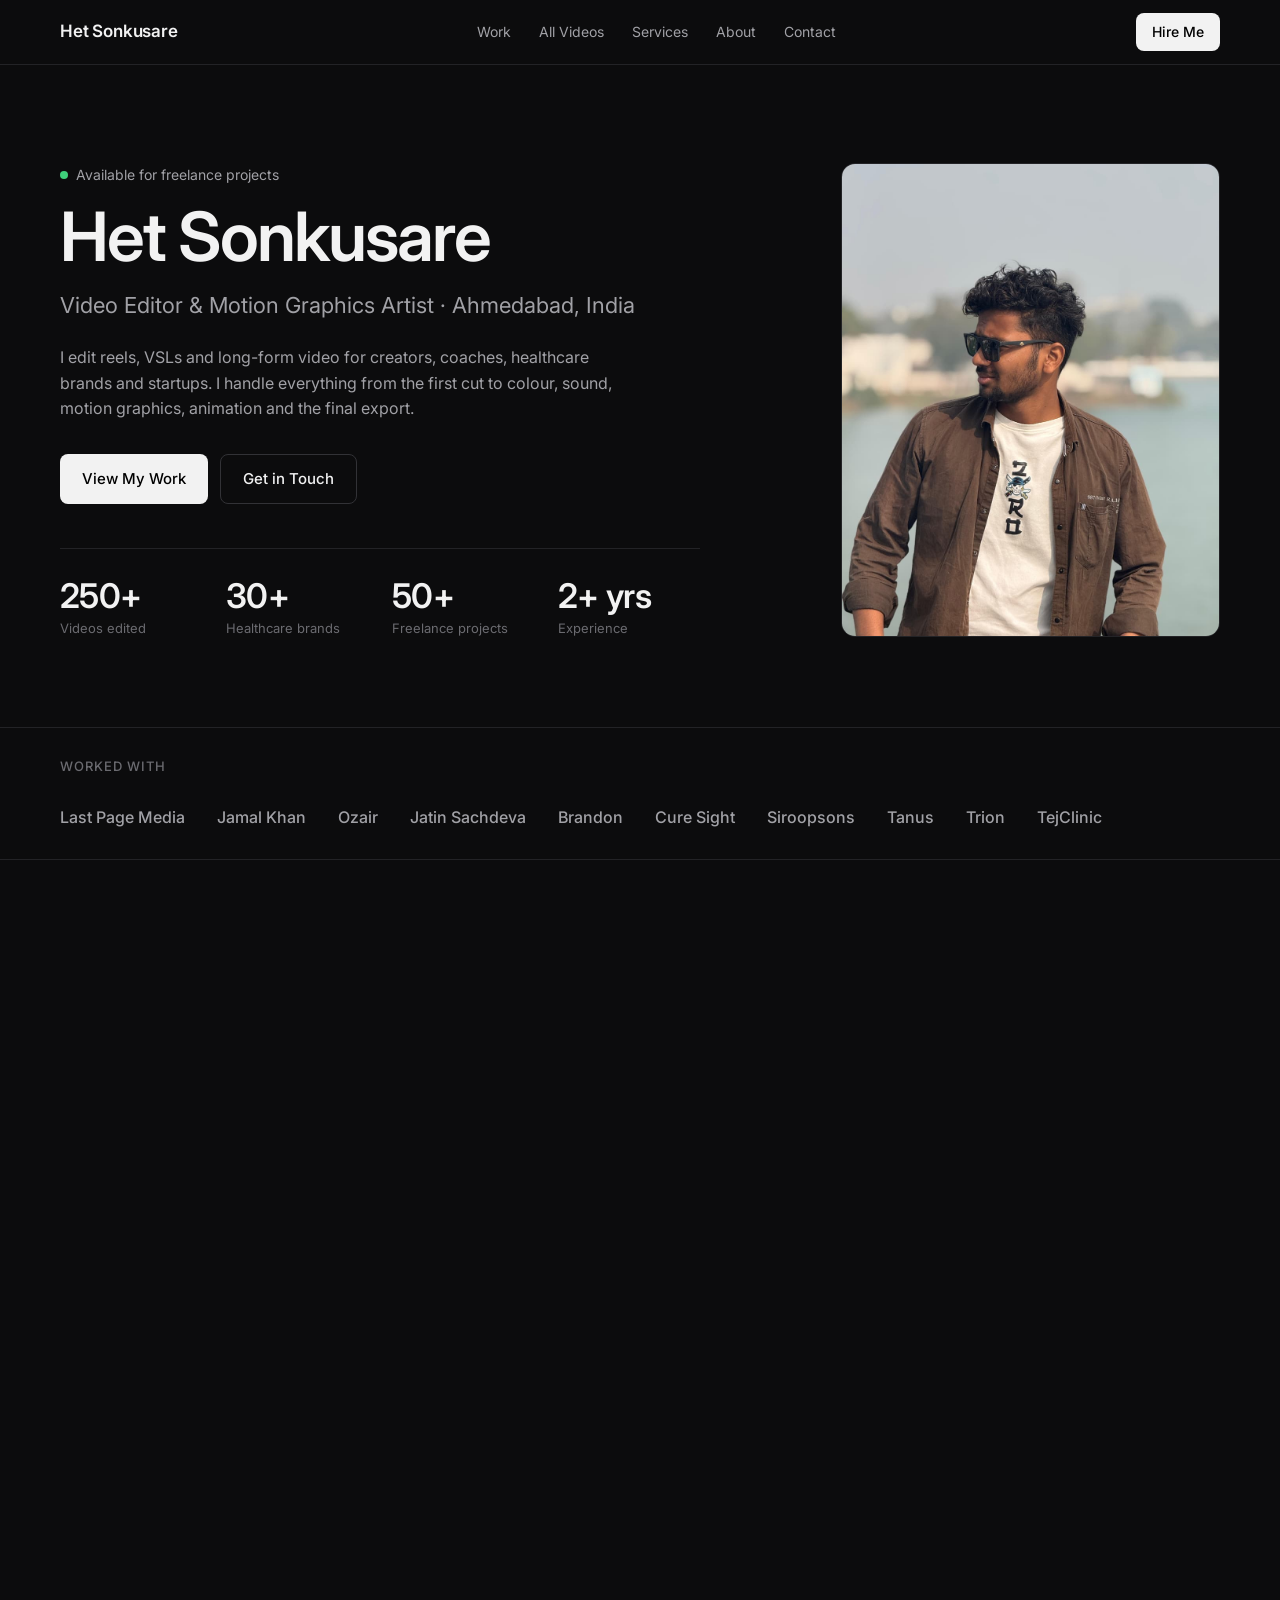
<file: index.html>
<!doctype html>
<html lang="en">
<head>
  <meta charset="utf-8">
  <meta name="viewport" content="width=device-width, initial-scale=1">
  <title>Het Sonkusare — Video Editor & Motion Graphics Artist</title>
  <meta name="description" content="Het Sonkusare — Video Editor & Motion Graphics Artist in Ahmedabad. 250+ videos for healthcare brands, startups and creators: Reels, YouTube, motion graphics, colour grading and sound design.">
  <meta property="og:title" content="Het Sonkusare — Video Editor & Motion Graphics Artist">
  <meta property="og:description" content="250+ videos · 30+ healthcare brands · 50+ freelance projects.">
  <meta property="og:image" content="media/photo1.jpeg">
  <meta name="theme-color" content="#0c0c0d">
  <link rel="preconnect" href="https://fonts.googleapis.com">
  <link rel="preconnect" href="https://fonts.gstatic.com" crossorigin>
  <link href="https://fonts.googleapis.com/css2?family=Inter:wght@400;500;600&display=swap" rel="stylesheet">
  <link rel="stylesheet" href="assets/style.css">
</head>
<body>

  <header class="topbar">
    <div class="wrap">
      <a href="#top" class="brand">Het Sonkusare</a>
      <nav class="nav">
        <a href="#work">Work</a>
        <a href="work.html">All Videos</a>
        <a href="#services">Services</a>
        <a href="#about">About</a>
        <a href="#contact">Contact</a>
      </nav>
      <a href="#contact" class="btn btn-primary btn-sm">Hire Me</a>
    </div>
  </header>

  <main id="top">
    <!-- Hero -->
    <section class="hero">
      <div class="wrap hero-grid">
        <div>
          <span class="status">Available for freelance projects</span>
          <h1>Het Sonkusare</h1>
          <p class="role">Video Editor &amp; Motion Graphics Artist · Ahmedabad, India</p>
          <p class="intro">I edit reels, VSLs and long-form video for creators, coaches, healthcare brands and startups. I handle everything from the first cut to colour, sound, motion graphics, animation and the final export.</p>
          <div class="hero-ctas">
            <a href="work.html" class="btn btn-primary">View My Work</a>
            <a href="#contact" class="btn btn-ghost">Get in Touch</a>
          </div>
          <div class="stats">
            <div><div class="stat-n">250+</div><div class="stat-l">Videos edited</div></div>
            <div><div class="stat-n">30+</div><div class="stat-l">Healthcare brands</div></div>
            <div><div class="stat-n">50+</div><div class="stat-l">Freelance projects</div></div>
            <div><div class="stat-n">2+ yrs</div><div class="stat-l">Experience</div></div>
          </div>
        </div>
        <div class="hero-photo"><img src="media/photo1.jpeg" alt="Het Sonkusare"></div>
      </div>
    </section>

    <!-- Clients -->
    <div class="clients">
      <div class="wrap">
        <span class="label">Worked with</span>
        <div class="clients-list" data-clients></div>
      </div>
    </div>

    <!-- VSL -->
    <section class="sec" id="work">
      <div class="wrap">
        <div class="sec-head">
          <div>
            <div class="label">Featured</div>
            <h2 class="sec-title">VSL &amp; Long-Form</h2>
          </div>
          <p class="sec-sub">Video sales letters edited to hold attention from the first line to the call to action.</p>
        </div>
        <div data-row="vsl"></div>
      </div>
    </section>

    <!-- Client work -->
    <section class="sec" id="clients">
      <div class="wrap">
        <div class="sec-head">
          <div>
            <div class="label">Client Work</div>
            <h2 class="sec-title">Creator &amp; Coach Reels</h2>
          </div>
          <p class="sec-sub">Talking-head reels for creators and coaches, with strong hooks, clean captions, B-roll and sound design.</p>
        </div>
        <div data-row="client"></div>
        <div class="sec-more"><span><b data-count="client"></b> client videos in total</span><a href="work.html?cat=client" class="btn btn-ghost btn-sm">View all client work →</a></div>
      </div>
    </section>

    <!-- Brand & product -->
    <section class="sec" id="brands">
      <div class="wrap">
        <div class="sec-head">
          <div>
            <div class="label">Brand Work</div>
            <h2 class="sec-title">Brand, Product &amp; Healthcare Ads</h2>
          </div>
          <p class="sec-sub">Campaigns, product reels and clinic ads, edited to sell the product and keep the brand consistent.</p>
        </div>
        <div data-row="brand"></div>
        <div class="sec-more"><span><b data-count="brand"></b> brand ads · <b data-count="health"></b> healthcare videos</span><a href="work.html?cat=brand" class="btn btn-ghost btn-sm">View all →</a></div>
      </div>
    </section>

    <!-- Animation -->
    <section class="sec" id="animation">
      <div class="wrap">
        <div class="sec-head">
          <div>
            <div class="label">Animation</div>
            <h2 class="sec-title">Animated Shorts</h2>
          </div>
          <p class="sec-sub">Animated story and explainer shorts in English and Hindi, with character animation, voiceover, sound design and captions.</p>
        </div>
        <div data-row="anim"></div>
        <div class="sec-more"><span><b data-count="anim"></b> animated shorts</span><a href="work.html?cat=anim" class="btn btn-ghost btn-sm">View all →</a></div>
      </div>
    </section>

    <!-- More work -->
    <section class="sec" id="more">
      <div class="wrap">
        <div class="sec-head">
          <div>
            <div class="label">More Work</div>
            <h2 class="sec-title">Healthcare, Motion &amp; Cinematic</h2>
          </div>
          <p class="sec-sub">Doctor features, motion graphics, kinetic typography, sports and anime edits.</p>
        </div>
        <div data-row="more"></div>
        <div class="sec-more"><span><b data-count="all"></b> videos in the full portfolio</span><a href="work.html" class="btn btn-primary btn-sm">View All Work →</a></div>
      </div>
    </section>

    <!-- Services -->
    <section class="sec" id="services">
      <div class="wrap">
        <div class="sec-head">
          <div>
            <div class="label">Services</div>
            <h2 class="sec-title">What I can do for you</h2>
          </div>
        </div>
        <div class="services">
          <div class="svc"><h3>Reels &amp; Shorts</h3><p>Strong hooks, tight pacing, captions and beat-synced cuts for Instagram and YouTube Shorts.</p></div>
          <div class="svc"><h3>YouTube Long-Form</h3><p>Story structure, B-roll, graphics and pacing that keep viewers watching.</p></div>
          <div class="svc"><h3>Healthcare Content</h3><p>Doctor interviews, patient stories and awareness campaigns for hospitals and medical brands.</p></div>
          <div class="svc"><h3>Motion Graphics</h3><p>Kinetic typography, logo reveals and product animation in After Effects.</p></div>
          <div class="svc"><h3>Colour &amp; Sound</h3><p>Colour grading, sound design, SFX, music sync and voiceover cleanup.</p></div>
          <div class="svc"><h3>VSL &amp; Animation</h3><p>Video sales letters that convert, plus animated story and explainer shorts.</p></div>
        </div>
      </div>
    </section>

    <!-- Design -->
    <section class="sec" id="design">
      <div class="wrap">
        <div class="sec-head">
          <div>
            <div class="label">Graphic Design</div>
            <h2 class="sec-title">Posters &amp; Social Creatives</h2>
          </div>
        </div>
        <div class="posters">
          <button class="poster"><img loading="lazy" src="media/photo2.jpeg" alt="Sports final-score poster"></button>
          <button class="poster"><img loading="lazy" src="media/photo3.jpg" alt="Bloom — Living Color event poster"></button>
          <button class="poster"><img loading="lazy" src="media/photo4.jpg" alt="Personal trainer promo poster"></button>
        </div>
      </div>
    </section>

    <!-- About -->
    <section class="sec" id="about">
      <div class="wrap about">
        <div>
          <div class="label">About</div>
          <h2 class="sec-title">Experience</h2>
        </div>
        <div>
          <p class="about-lede">I'm a video editor with 2+ years of experience and 250+ videos delivered. I currently edit healthcare content for 30+ hospitals and medical brands at Last Page Media.</p>
          <div class="exp">
            <div class="exp-item">
              <div class="when">Mar 2026 — Present</div>
              <div>
                <h4>Video Editor &amp; Content Producer</h4>
                <div class="org">Last Page Media · Ahmedabad</div>
                <ul>
                  <li>Edited 200+ healthcare videos for 30+ hospitals and medical brands.</li>
                  <li>Doctor interviews, patient stories and awareness campaigns for Instagram, YouTube and Meta Ads.</li>
                  <li>Script, captions, edit, colour grade, sound design and subtitles on every project.</li>
                </ul>
              </div>
            </div>
            <div class="exp-item">
              <div class="when">Jan 2024 — Mar 2026</div>
              <div>
                <h4>Freelance Video Editor</h4>
                <div class="org">Self-Employed · Remote</div>
                <ul>
                  <li>50+ projects for creators, startups and small businesses with consistent 5-star feedback.</li>
                  <li>YouTube long-form, Reels, product demos and brand films, start to finish.</li>
                  <li>60% repeat-business rate in the first year.</li>
                </ul>
              </div>
            </div>
            <div class="exp-item">
              <div class="when">2022 — 2025</div>
              <div>
                <h4>Bachelor of Computer Applications</h4>
                <div class="org">Rai University, Ahmedabad</div>
              </div>
            </div>
          </div>

          <div class="label sub-head">Tools</div>
          <div class="tools">
            <span class="tool">Premiere Pro</span><span class="tool">After Effects</span><span class="tool">Final Cut Pro</span>
            <span class="tool">Photoshop</span><span class="tool">Canva</span><span class="tool">Higgsfield</span><span class="tool">Flow</span>
          </div>

          <div class="label sub-head">Certifications</div>
          <div class="certs">
            <div class="cert">Google Digital Marketing &amp; E-commerce <span>· Coursera, 2025</span></div>
            <div class="cert">Oracle Cloud Infrastructure AI Foundations Associate <span>· Oracle, 2025</span></div>
          </div>
        </div>
      </div>
    </section>

    <!-- Contact -->
    <section class="contact" id="contact">
      <div class="wrap">
        <div class="label">Contact</div>
        <h2>Have a video project?</h2>
        <p>Tell me what you need: Reels, YouTube, ads or brand films.</p>
        <div class="contact-links">
          <a class="btn btn-primary" href="mailto:hetsonkusare7@gmail.com">Email Me</a>
          <a class="btn btn-ghost" href="https://wa.me/918780200854" target="_blank" rel="noopener">WhatsApp</a>
          <a class="btn btn-ghost" href="Resume.pdf" target="_blank" rel="noopener">Download Résumé</a>
        </div>
        <div class="contact-details">
          <a href="mailto:hetsonkusare7@gmail.com">hetsonkusare7@gmail.com</a>
          <a href="tel:+918780200854">+91 87802 00854</a>
          <span>Ahmedabad, India</span>
        </div>
      </div>
    </section>
  </main>

  <footer>
    <div class="wrap"><span>© 2026 Het Sonkusare</span><span>Video Editor &amp; Motion Graphics Artist</span></div>
  </footer>

  <div class="lb" role="dialog" aria-modal="true" aria-label="Video player">
    <div class="lb-top"><div class="lb-title"></div><button class="lb-close" aria-label="Close">×</button></div>
    <div class="lb-stage">
      <button class="lb-nav lb-prev" aria-label="Previous">←</button>
      <button class="lb-nav lb-next" aria-label="Next">→</button>
    </div>
    <div class="lb-strip"></div>
  </div>

  <script src="assets/data.js"></script>
  <script src="assets/app.js"></script>
</body>
</html>
</file>
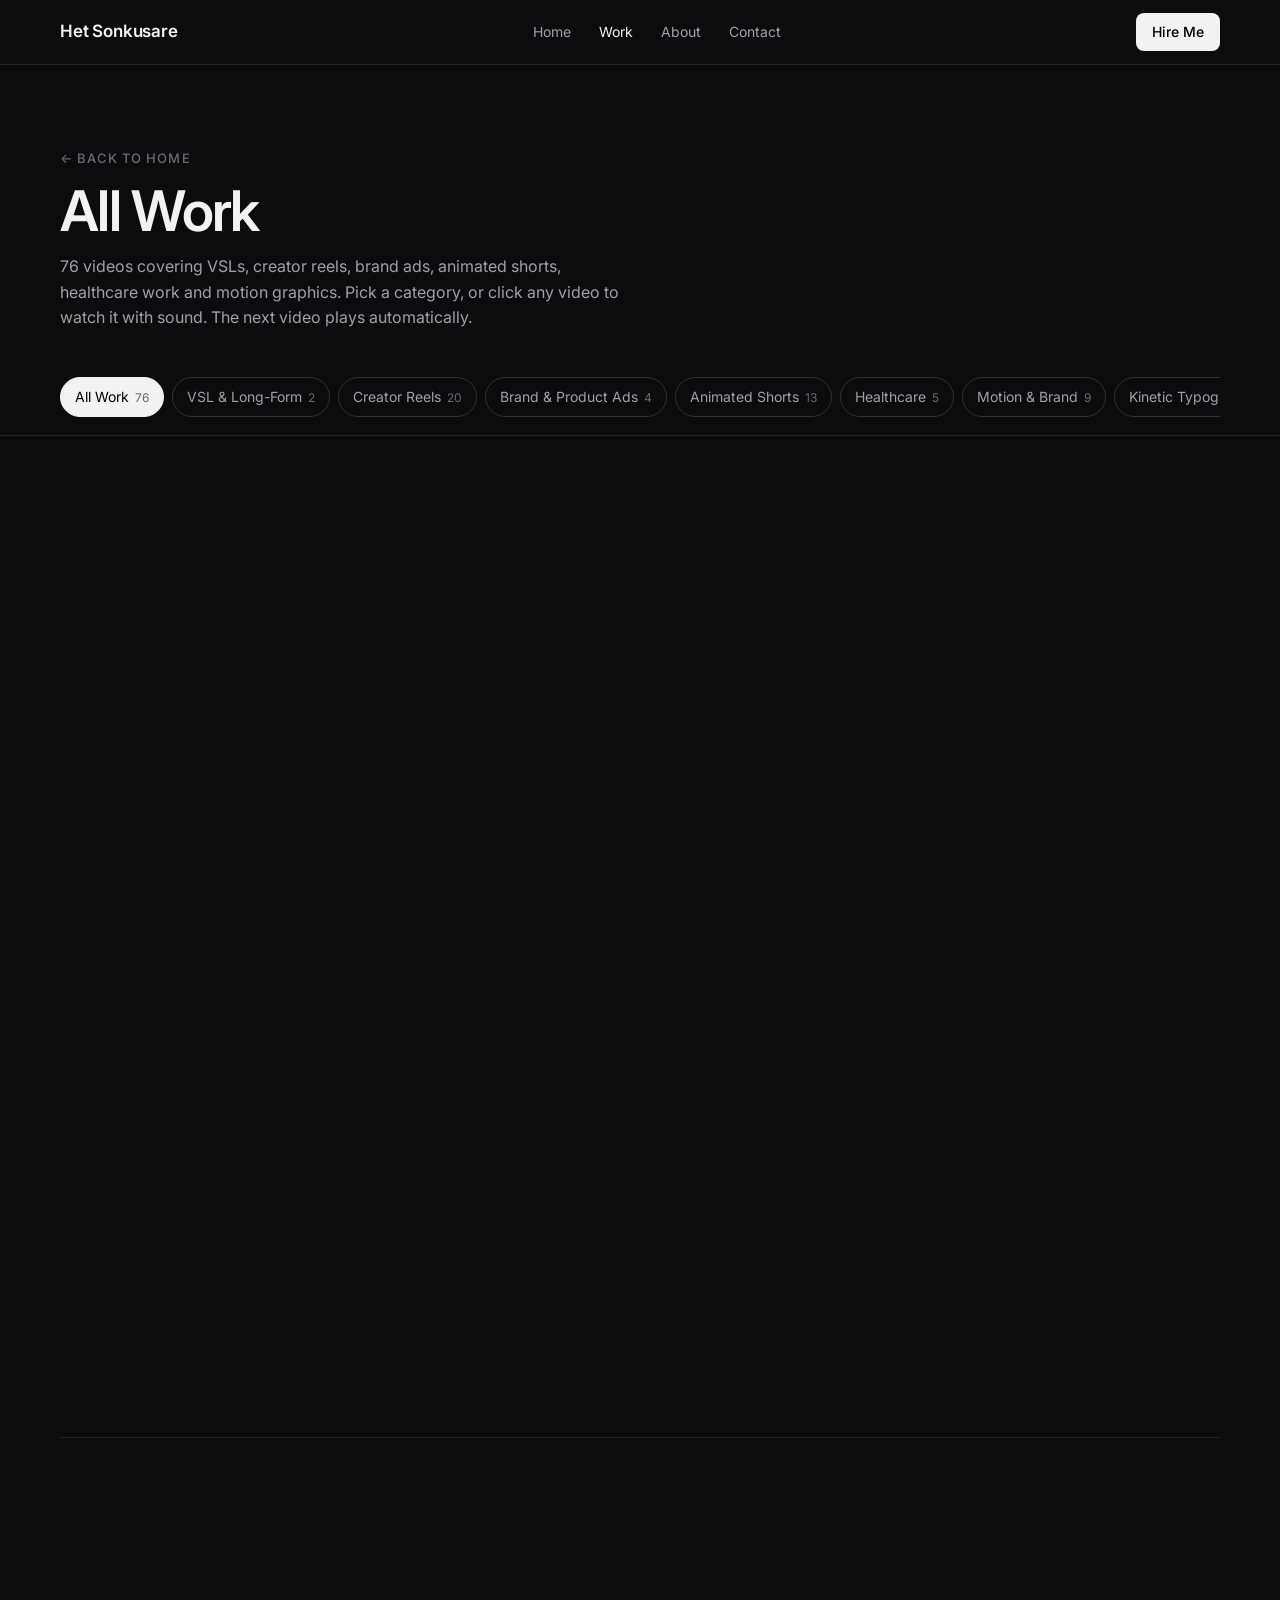
<file: work.html>
<!doctype html>
<html lang="en">
<head>
  <meta charset="utf-8">
  <meta name="viewport" content="width=device-width, initial-scale=1">
  <title>All Work — Het Sonkusare</title>
  <meta name="description" content="All video work by Het Sonkusare: healthcare, sports, anime, typography, motion graphics, reels and behind-the-scenes.">
  <meta name="theme-color" content="#0c0c0d">
  <link rel="preconnect" href="https://fonts.googleapis.com">
  <link rel="preconnect" href="https://fonts.gstatic.com" crossorigin>
  <link href="https://fonts.googleapis.com/css2?family=Inter:wght@400;500;600&display=swap" rel="stylesheet">
  <link rel="stylesheet" href="assets/style.css">
</head>
<body>
  <header class="topbar">
    <div class="wrap">
      <a href="index.html" class="brand">Het Sonkusare</a>
      <nav class="nav">
        <a href="index.html">Home</a>
        <a href="work.html" class="active">Work</a>
        <a href="index.html#about">About</a>
        <a href="index.html#contact">Contact</a>
      </nav>
      <a href="index.html#contact" class="btn btn-primary btn-sm">Hire Me</a>
    </div>
  </header>

  <main>
    <section class="page-head">
      <div class="wrap">
        <a href="index.html" class="label">← Back to home</a>
        <h1>All Work</h1>
        <p><span data-count="all"></span> videos covering VSLs, creator reels, brand ads, animated shorts, healthcare work and motion graphics. Pick a category, or click any video to watch it with sound. The next video plays automatically.</p>
      </div>
    </section>

    <div class="sticky-filters"><div class="wrap"><div class="filters"></div></div></div>

    <div class="wrap" style="padding-bottom:40px" data-library></div>

    <section class="contact" style="border-top:1px solid var(--line)">
      <div class="wrap">
        <h2>Like what you see?</h2>
        <p>Let's talk about your next video.</p>
        <div class="contact-links">
          <a class="btn btn-primary" href="mailto:hetsonkusare7@gmail.com">Email Me</a>
          <a class="btn btn-ghost" href="https://wa.me/918780200854" target="_blank" rel="noopener">WhatsApp</a>
        </div>
      </div>
    </section>
  </main>

  <footer>
    <div class="wrap"><span>© 2026 Het Sonkusare</span><a href="index.html">← Home</a></div>
  </footer>

  <div class="lb" role="dialog" aria-modal="true" aria-label="Video player">
    <div class="lb-top"><div class="lb-title"></div><button class="lb-close" aria-label="Close">×</button></div>
    <div class="lb-stage">
      <button class="lb-nav lb-prev" aria-label="Previous">←</button>
      <button class="lb-nav lb-next" aria-label="Next">→</button>
    </div>
    <div class="lb-strip"></div>
  </div>

  <script src="assets/data.js"></script>
  <script src="assets/app.js"></script>
</body>
</html>
</file>
<file: assets/style.css>
/* =========================================================
   HET SONKUSARE — PORTFOLIO
   Clean, professional, work-first.
   ========================================================= */
:root {
  --bg: #0c0c0d;
  --bg-2: #141416;
  --line: #232326;
  --line-2: #323236;
  --text: #f2f2f2;
  --muted: #a1a1a6;
  --dim: #6b6b70;
  --accent: #e8e8e8;
  --font: "Inter", system-ui, -apple-system, sans-serif;
  --gutter: clamp(16px, 4vw, 40px);
  --radius: 10px;
}

*, *::before, *::after { box-sizing: border-box; }
html { scroll-behavior: smooth; }
body {
  margin: 0; background: var(--bg); color: var(--text);
  font-family: var(--font); font-size: 16px; line-height: 1.6;
  -webkit-font-smoothing: antialiased; overflow-x: hidden;
}
img, video { display: block; max-width: 100%; }
a { color: inherit; text-decoration: none; }
button { font: inherit; color: inherit; background: none; border: 0; cursor: pointer; }
.wrap { width: 100%; max-width: 1240px; margin: 0 auto; padding: 0 var(--gutter); }
.label { font-size: 13px; font-weight: 500; letter-spacing: .08em; text-transform: uppercase; color: var(--dim); }

/* ---------- Header ---------- */
.topbar {
  position: sticky; top: 0; z-index: 50;
  background: #0c0c0d;
  border-bottom: 1px solid var(--line);
}
.topbar .wrap { display: flex; align-items: center; justify-content: space-between; height: 64px; gap: 16px; }
.brand { font-weight: 600; font-size: 17px; letter-spacing: -.01em; }
.nav { display: flex; gap: 28px; }
.nav a { font-size: 14px; color: var(--muted); transition: color .2s; }
.nav a:hover, .nav a.active { color: var(--text); }

.btn {
  display: inline-flex; align-items: center; justify-content: center; gap: 8px;
  padding: 12px 22px; border-radius: 8px; font-weight: 500; font-size: 15px;
  transition: background .2s, border-color .2s, color .2s; white-space: nowrap;
}
.btn-primary { background: var(--text); color: #000; }
.btn-primary:hover { background: #fff; }
.btn-ghost { border: 1px solid var(--line-2); color: var(--text); }
.btn-ghost:hover { border-color: var(--muted); }
.btn-sm { padding: 8px 16px; font-size: 14px; }

/* ---------- Hero ---------- */
.hero { padding: clamp(56px, 8vw, 96px) 0 clamp(56px, 7vw, 88px); border-bottom: 1px solid var(--line); }
.hero-grid { display: grid; grid-template-columns: 1.3fr .7fr; gap: clamp(32px, 6vw, 80px); align-items: center; }
.hero h1 { font-size: clamp(40px, 6vw, 68px); line-height: 1.05; letter-spacing: -.03em; font-weight: 600; margin: 14px 0 16px; }
.hero .role { font-size: clamp(18px, 2vw, 22px); color: var(--muted); margin: 0 0 22px; font-weight: 400; }
.hero .intro { color: var(--muted); max-width: 560px; margin: 0 0 32px; }
.hero-ctas { display: flex; flex-wrap: wrap; gap: 12px; margin-bottom: 44px; }
.stats { display: grid; grid-template-columns: repeat(4, 1fr); gap: 24px; padding-top: 28px; border-top: 1px solid var(--line); max-width: 640px; }
.stat-n { font-size: clamp(26px, 3vw, 34px); font-weight: 600; letter-spacing: -.02em; line-height: 1.1; }
.stat-l { color: var(--dim); font-size: 13px; margin-top: 4px; }
.status { display: inline-flex; align-items: center; gap: 8px; font-size: 14px; color: var(--muted); }
.status::before { content: ""; width: 8px; height: 8px; border-radius: 50%; background: #3ecf7a; }
.hero-photo { border-radius: 14px; overflow: hidden; border: 1px solid var(--line); background: var(--bg-2); aspect-ratio: 4 / 5; }
.hero-photo img { width: 100%; height: 100%; object-fit: cover; object-position: center 30%; }

/* ---------- Sections ---------- */
.sec { padding: clamp(64px, 9vw, 112px) 0; border-bottom: 1px solid var(--line); }
.sec-head { display: flex; justify-content: space-between; align-items: flex-end; gap: 24px; margin-bottom: 36px; flex-wrap: wrap; }
.sec-title { font-size: clamp(28px, 3.6vw, 40px); font-weight: 600; letter-spacing: -.02em; line-height: 1.15; margin: 8px 0 0; }
.sec-sub { color: var(--muted); max-width: 460px; margin: 0; }

/* ---------- Filters ---------- */
.filters { display: flex; gap: 8px; overflow-x: auto; padding-bottom: 4px; scrollbar-width: none; }
.filters::-webkit-scrollbar { display: none; }
.chip { flex: 0 0 auto; padding: 8px 14px; border-radius: 999px; border: 1px solid var(--line-2); font-size: 14px; color: var(--muted); transition: all .2s; }
.chip .n { color: var(--dim); margin-left: 6px; font-size: 12px; }
.chip:hover { color: var(--text); }
.chip.on { background: var(--text); color: #000; border-color: var(--text); }
.chip.on .n { color: #666; }

/* ---------- Work grids ---------- */
.vgrid { display: grid; grid-template-columns: repeat(5, 1fr); gap: 28px 18px; }
.hgrid { display: grid; grid-template-columns: repeat(3, 1fr); gap: 28px 18px; margin-bottom: 28px; }
.hgrid.big { grid-template-columns: 1.4fr 1fr; align-items: start; }
.hgrid:last-child { margin-bottom: 0; }
.card { display: block; width: 100%; text-align: left; cursor: pointer; min-width: 0; }
.card .media { position: relative; overflow: hidden; border-radius: var(--radius); background: var(--bg-2); border: 1px solid var(--line); }
.card .media.tall { aspect-ratio: 9 / 16; }
.card .media.wide { aspect-ratio: 16 / 9; }
.card .badge { position: absolute; left: 10px; top: 10px; z-index: 2; background: rgba(0,0,0,.8); border: 1px solid rgba(255,255,255,.15); font-size: 11px; font-weight: 500; padding: 3px 8px; border-radius: 999px; display: inline-flex; align-items: center; gap: 5px; }
.card .badge::before { content: ""; width: 6px; height: 6px; border-radius: 50%; background: #d97757; }
.card .sub { color: var(--dim); font-size: 13px; margin-top: 2px; }
.hgrid.big .card .ttl { font-size: 17px; }
.hgrid.big .card .playbtn { width: 68px; height: 68px; }
.card img, .card video { position: absolute; inset: 0; width: 100%; height: 100%; object-fit: cover; }
.card video { opacity: 0; transition: opacity .3s; }
.card.hovering video { opacity: 1; }
.card .dur { position: absolute; right: 10px; bottom: 10px; z-index: 2; background: rgba(0,0,0,.7); font-size: 12px; padding: 2px 7px; border-radius: 4px; font-variant-numeric: tabular-nums; }
.card .playbtn {
  position: absolute; z-index: 2; left: 50%; top: 50%; width: 52px; height: 52px; border-radius: 50%;
  translate: -50% -50%; background: rgba(0,0,0,.55); border: 1px solid rgba(255,255,255,.35);
  display: grid; place-items: center; transition: opacity .25s;
}
.card .playbtn::after { content: ""; border-left: 13px solid #fff; border-top: 8px solid transparent; border-bottom: 8px solid transparent; margin-left: 3px; }
.card.hovering .playbtn { opacity: 0; }
.card .meta { padding: 12px 2px 0; }
.card .ttl { font-weight: 500; font-size: 15px; line-height: 1.35; }
.card:hover .ttl { text-decoration: underline; text-underline-offset: 3px; text-decoration-color: var(--dim); }
.card:hover .media { border-color: var(--line-2); }
.card:focus-visible { outline: 2px solid var(--text); outline-offset: 4px; border-radius: var(--radius); }
.center { text-align: center; margin-top: 16px; }
.sec-more { display: flex; justify-content: space-between; align-items: center; gap: 16px; margin-top: 32px; padding-top: 20px; border-top: 1px solid var(--line); color: var(--muted); font-size: 15px; flex-wrap: wrap; }

/* ---------- Clients strip ---------- */
.clients { padding: 28px 0; border-bottom: 1px solid var(--line); }
.clients .wrap { display: flex; align-items: center; gap: 28px; flex-wrap: wrap; }
.clients-list { display: flex; flex-wrap: wrap; gap: 10px 32px; color: var(--muted); font-weight: 500; font-size: 16px; }

/* ---------- Work page library ---------- */
.lib-sec { padding: 8px 0 56px; scroll-margin-top: 140px; }
.lib-sec + .lib-sec { padding-top: 56px; border-top: 1px solid var(--line); }
.lib-head { margin-bottom: 24px; }
.lib-head h2 { font-size: 24px; font-weight: 600; letter-spacing: -.01em; margin: 0 0 4px; display: flex; align-items: center; gap: 10px; }
.lib-head .count { font-size: 13px; font-weight: 500; color: var(--muted); border: 1px solid var(--line-2); border-radius: 999px; padding: 1px 9px; }
.lib-head p { color: var(--muted); margin: 0; font-size: 15px; }
[data-library] { scroll-margin-top: 140px; }

/* ---------- Services ---------- */
.services { display: grid; grid-template-columns: repeat(3, 1fr); gap: 1px; background: var(--line); border: 1px solid var(--line); border-radius: 12px; overflow: hidden; }
.svc { background: var(--bg); padding: 28px; }
.svc h3 { font-size: 17px; font-weight: 600; margin: 0 0 8px; }
.svc p { color: var(--muted); margin: 0; font-size: 15px; }

/* ---------- Design posters ---------- */
.posters { display: grid; grid-template-columns: repeat(3, 1fr); gap: 20px; align-items: start; }
.poster { border-radius: var(--radius); overflow: hidden; border: 1px solid var(--line); cursor: zoom-in; display: block; width: 100%; }
.poster img { width: 100%; height: auto; }

/* ---------- About ---------- */
.about { display: grid; grid-template-columns: .8fr 1.2fr; gap: clamp(32px, 6vw, 80px); }
.about-lede { font-size: clamp(18px, 1.8vw, 21px); line-height: 1.55; margin: 0 0 20px; }
.about p { color: var(--muted); }
.exp-item { display: grid; grid-template-columns: 160px 1fr; gap: 16px; padding: 22px 0; border-top: 1px solid var(--line); }
.exp-item:last-child { border-bottom: 1px solid var(--line); }
.exp-item .when { color: var(--dim); font-size: 14px; }
.exp-item h4 { margin: 0; font-size: 17px; font-weight: 600; }
.exp-item .org { color: var(--muted); font-size: 14px; margin: 2px 0 8px; }
.exp-item ul { margin: 0; padding-left: 18px; color: var(--muted); font-size: 15px; }
.exp-item li { margin: 3px 0; }
.sub-head { margin: 40px 0 14px; }
.tools { display: flex; flex-wrap: wrap; gap: 8px; }
.tool { padding: 6px 12px; border: 1px solid var(--line-2); border-radius: 6px; font-size: 14px; color: var(--muted); }
.certs { display: grid; gap: 10px; }
.cert { font-size: 15px; }
.cert span { color: var(--dim); }

/* ---------- Contact ---------- */
.contact { padding: clamp(72px, 10vw, 120px) 0; text-align: center; }
.contact h2 { font-size: clamp(30px, 4.5vw, 48px); font-weight: 600; letter-spacing: -.02em; margin: 10px 0 14px; line-height: 1.15; }
.contact p { color: var(--muted); margin: 0 auto 30px; max-width: 480px; }
.contact-links { display: flex; flex-wrap: wrap; justify-content: center; gap: 12px; }
.contact-details { margin-top: 28px; color: var(--muted); font-size: 15px; display: flex; gap: 8px 24px; justify-content: center; flex-wrap: wrap; }
.contact-details a:hover { color: var(--text); }
footer { border-top: 1px solid var(--line); padding: 24px 0; color: var(--dim); font-size: 14px; }
footer .wrap { display: flex; justify-content: space-between; gap: 16px; flex-wrap: wrap; }

/* ---------- Work page ---------- */
.page-head { padding: clamp(48px, 7vw, 80px) 0 32px; }
.page-head h1 { font-size: clamp(36px, 5vw, 56px); font-weight: 600; letter-spacing: -.03em; margin: 10px 0 12px; line-height: 1.1; }
.page-head p { color: var(--muted); max-width: 560px; margin: 0; }
.sticky-filters { position: sticky; top: 64px; z-index: 30; background: #0c0c0d; padding: 14px 0; border-bottom: 1px solid var(--line); margin-bottom: 32px; }

/* ---------- Player ---------- */
.lb { position: fixed; inset: 0; z-index: 200; background: rgba(0,0,0,.95); display: none; flex-direction: column; }
.lb.open { display: flex; }
.lb-top { display: flex; justify-content: space-between; align-items: center; padding: 14px var(--gutter); gap: 16px; }
.lb-title { font-weight: 500; }
.lb-title small { display: block; color: var(--dim); font-size: 13px; font-weight: 400; }
.lb-close { width: 40px; height: 40px; border-radius: 50%; border: 1px solid var(--line-2); font-size: 20px; flex: 0 0 auto; }
.lb-close:hover { background: var(--text); color: #000; }
.lb-stage { flex: 1; min-height: 0; display: flex; align-items: center; justify-content: center; padding: 0 72px 20px; position: relative; }
.lb-stage video, .lb-stage img { max-width: 100%; max-height: 100%; border-radius: 8px; background: #000; }
.lb-nav { position: absolute; top: 50%; translate: 0 -50%; width: 44px; height: 44px; border-radius: 50%; border: 1px solid var(--line-2); background: rgba(0,0,0,.5); font-size: 18px; }
.lb-nav:hover { background: var(--text); color: #000; }
.lb-prev { left: 16px; } .lb-next { right: 16px; }
.lb-strip { display: flex; gap: 6px; padding: 0 var(--gutter) 16px; overflow-x: auto; justify-content: safe center; }
.lb-strip button { flex: 0 0 auto; height: 52px; border-radius: 4px; overflow: hidden; opacity: .4; border: 2px solid transparent; }
.lb-strip button img { height: 100%; width: auto; }
.lb-strip button.on { opacity: 1; border-color: var(--text); }
.lb-strip:empty { display: none; }

/* ---------- Responsive ---------- */
@media (max-width: 1100px) {
  .vgrid { grid-template-columns: repeat(4, 1fr); }
}
@media (max-width: 900px) {
  .vgrid { grid-template-columns: repeat(3, 1fr); }
  .hgrid { grid-template-columns: 1fr 1fr; }
  .hgrid.big { grid-template-columns: 1fr; }
  .hero-grid { grid-template-columns: 1fr; }
  .hero-photo { max-width: 360px; order: -1; aspect-ratio: 1; border-radius: 50%; width: 160px; }
  .services { grid-template-columns: 1fr 1fr; }
  .about { grid-template-columns: 1fr; }
  .nav { display: none; }
}
@media (max-width: 600px) {
  .stats { grid-template-columns: 1fr 1fr; }
  .services { grid-template-columns: 1fr; }
  .posters { grid-template-columns: 1fr 1fr; gap: 12px; }
  .vgrid { grid-template-columns: 1fr 1fr; gap: 20px 12px; }
  .hgrid { grid-template-columns: 1fr; gap: 20px; margin-bottom: 20px; }
  .card .ttl { font-size: 14px; }
  .card .badge { font-size: 10px; left: 6px; top: 6px; padding: 2px 6px; }
  .clients-list { gap: 6px 20px; font-size: 14px; }
  .card .playbtn { width: 40px; height: 40px; }
  .exp-item { grid-template-columns: 1fr; gap: 4px; }
  .hero-ctas .btn { flex: 1; }
  .lb-stage { padding: 0 8px 12px; }
  .lb-nav { top: auto; bottom: 24px; translate: 0 0; }
}

/* ---------- Performance: skip rendering off-screen sections ---------- */
.sec, .lib-sec { content-visibility: auto; contain-intrinsic-size: auto 900px; }
.card .media { contain: paint; }
</file>
